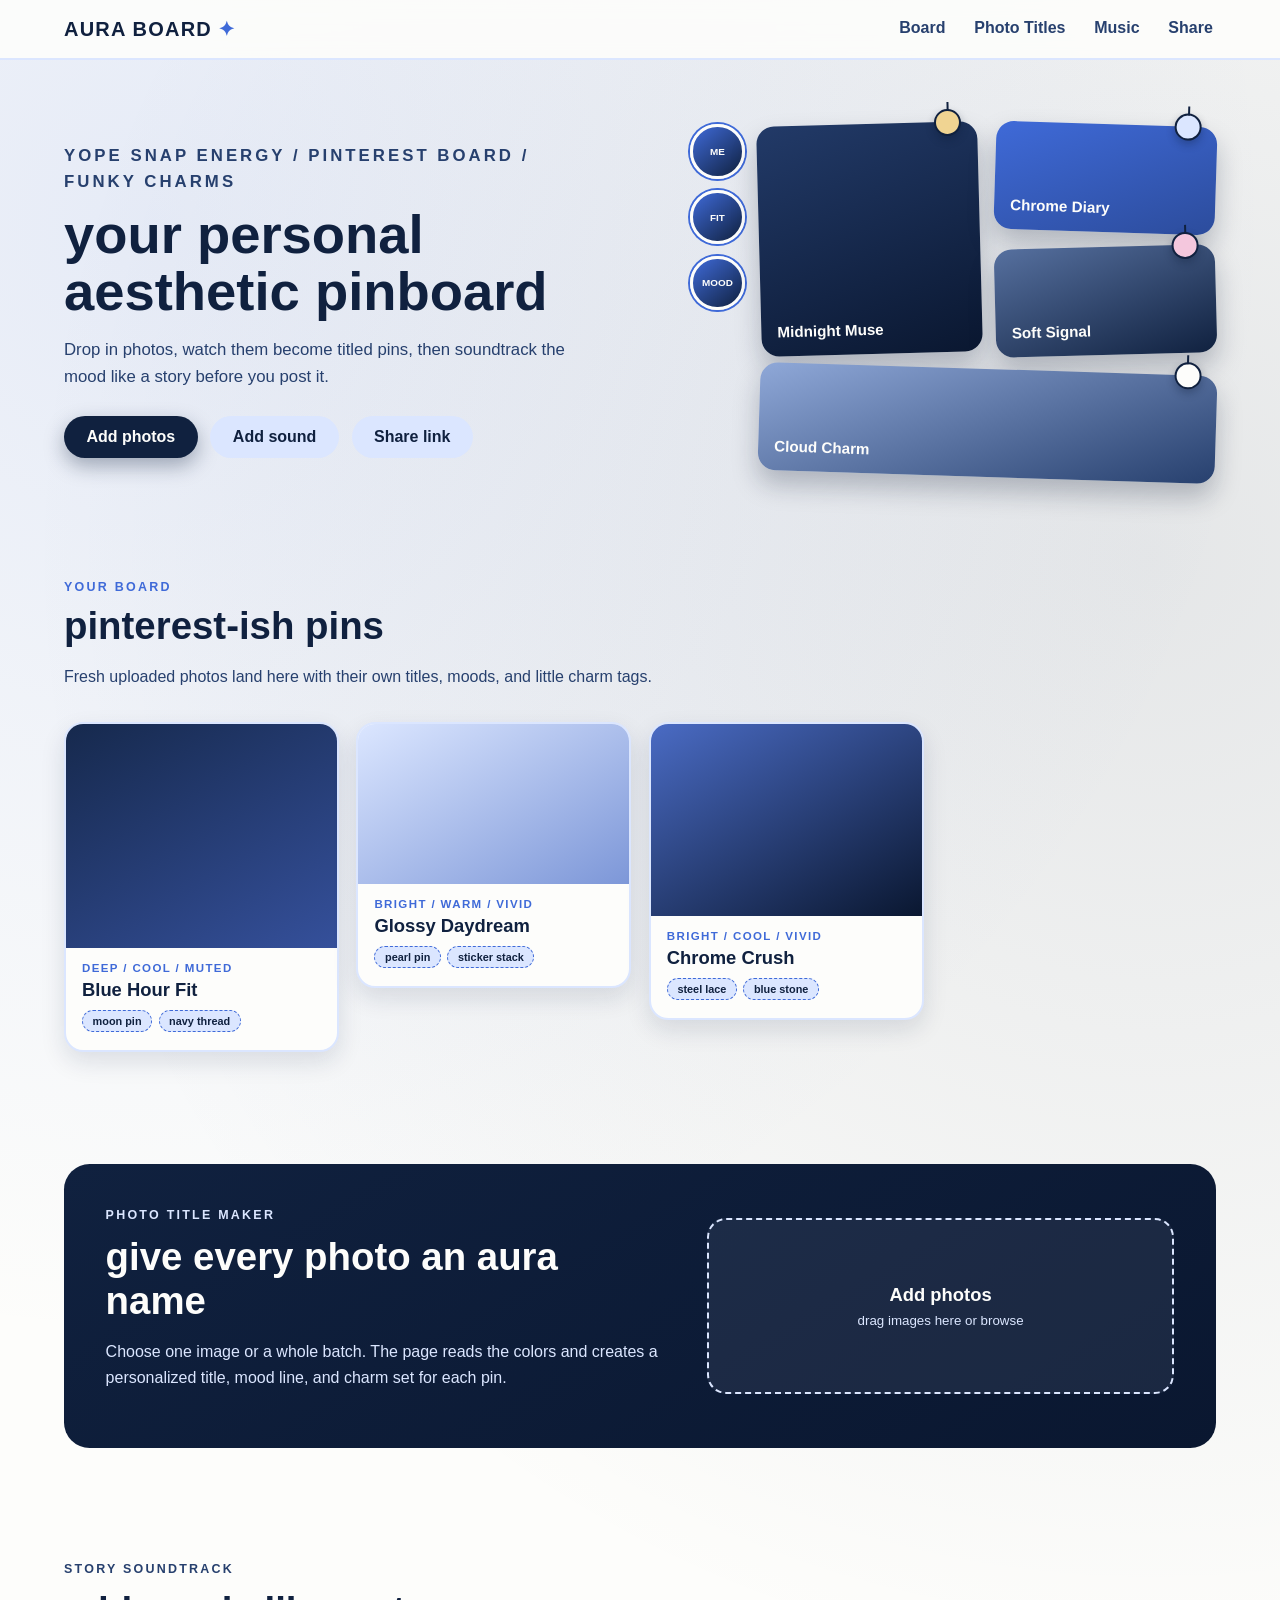
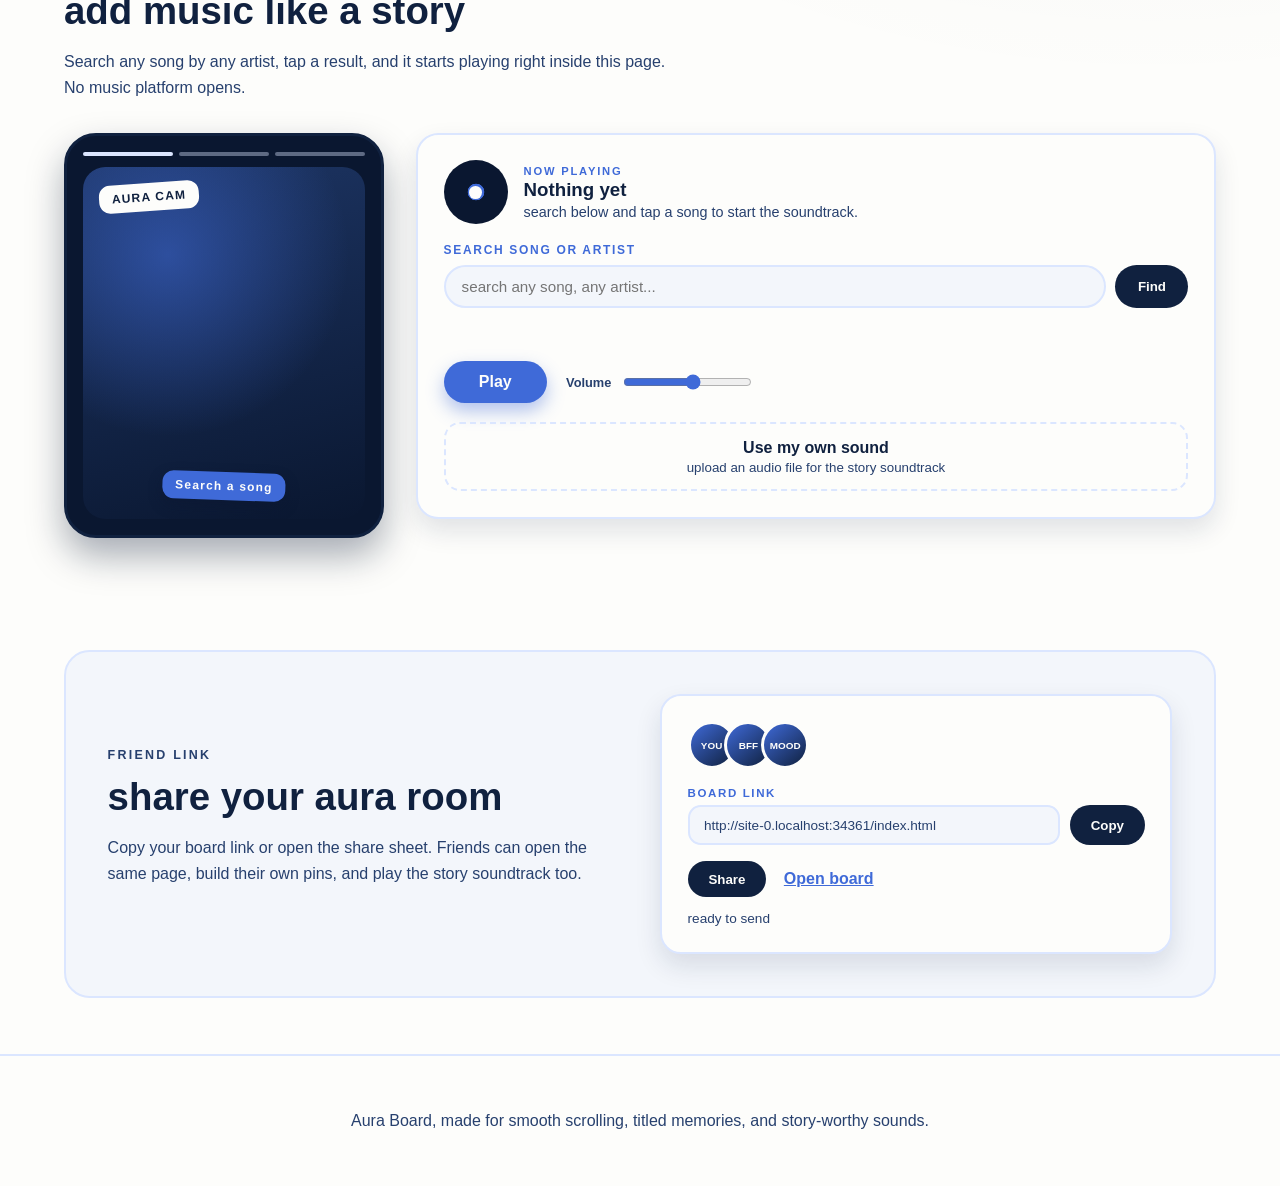
<file: index.html>
<!doctype html>
<html lang="en">
  <head>
    <meta charset="utf-8">
    <meta name="viewport" content="width=device-width, initial-scale=1">
    <title>Aura Board</title>
    <link rel="stylesheet" href="styles.css">
  </head>
  <body>
    <header class="topbar">
      <a class="brand" href="#home" aria-label="Aura Board home">Aura Board</a>
      <nav aria-label="Sections">
        <a href="#board">Board</a>
        <a href="#upload">Photo Titles</a>
        <a href="#music">Music</a>
        <a href="#share">Share</a>
      </nav>
    </header>

    <main id="home">
      <section class="hero">
        <div class="hero-copy">
          <p class="kicker">yope snap energy / pinterest board / funky charms</p>
          <h1>your personal aesthetic pinboard</h1>
          <p>
            Drop in photos, watch them become titled pins, then soundtrack the
            mood like a story before you post it.
          </p>
          <div class="hero-actions">
            <a class="primary-action" href="#upload">Add photos</a>
            <a class="secondary-action" href="#music">Add sound</a>
            <a class="secondary-action" href="#share">Share link</a>
          </div>
        </div>

        <div class="hero-board" aria-label="Aesthetic preview collage">
          <div class="story-rail" aria-hidden="true">
            <span>me</span>
            <span>fit</span>
            <span>mood</span>
          </div>
          <article class="hero-pin hero-pin-a">
            <span class="charm charm-star"></span>
            <strong>Midnight Muse</strong>
          </article>
          <article class="hero-pin hero-pin-b">
            <span class="charm charm-ring"></span>
            <strong>Chrome Diary</strong>
          </article>
          <article class="hero-pin hero-pin-c">
            <span class="charm charm-bolt"></span>
            <strong>Soft Signal</strong>
          </article>
          <article class="hero-pin hero-pin-d">
            <span class="charm charm-flower"></span>
            <strong>Cloud Charm</strong>
          </article>
        </div>
      </section>

      <section id="board" class="section board-section">
        <div class="section-heading">
          <p class="kicker">your board</p>
          <h2>pinterest-ish pins</h2>
          <p>Fresh uploaded photos land here with their own titles, moods, and little charm tags.</p>
        </div>

        <div class="masonry" id="pinBoard" aria-live="polite">
          <article class="pin sample-a">
            <div class="pin-image"></div>
            <div class="pin-copy">
              <p>deep / cool / muted</p>
              <h3>Blue Hour Fit</h3>
              <div class="charms"><span>moon pin</span><span>navy thread</span></div>
            </div>
          </article>
          <article class="pin sample-b">
            <div class="pin-image"></div>
            <div class="pin-copy">
              <p>bright / warm / vivid</p>
              <h3>Glossy Daydream</h3>
              <div class="charms"><span>pearl pin</span><span>sticker stack</span></div>
            </div>
          </article>
          <article class="pin sample-c">
            <div class="pin-image"></div>
            <div class="pin-copy">
              <p>bright / cool / vivid</p>
              <h3>Chrome Crush</h3>
              <div class="charms"><span>steel lace</span><span>blue stone</span></div>
            </div>
          </article>
        </div>
      </section>

      <section id="upload" class="section upload-section">
        <div class="upload-panel">
          <div class="upload-copy">
            <p class="kicker">photo title maker</p>
            <h2>give every photo an aura name</h2>
            <p>
              Choose one image or a whole batch. The page reads the colors and
              creates a personalized title, mood line, and charm set for each pin.
            </p>
          </div>
          <label class="file-drop" for="photoInput" id="photoDrop">
            <input id="photoInput" type="file" accept="image/*" multiple>
            <span>Add photos</span>
            <small>drag images here or browse</small>
          </label>
        </div>
      </section>

      <section id="music" class="section music-section">
        <div class="music-copy">
          <p class="kicker">story soundtrack</p>
          <h2>add music like a story</h2>
          <p>
            Search any song by any artist, tap a result, and it starts playing
            right inside this page. No music platform opens.
          </p>
        </div>

        <div class="music-studio">
          <div class="story-phone">
            <div class="story-bars" aria-hidden="true"><span></span><span></span><span></span></div>
            <div class="story-preview">
              <span class="story-sticker">AURA CAM</span>
              <span class="music-sticker" id="musicSticker">Search a song</span>
            </div>
          </div>

          <div class="sound-panel">
            <div class="sound-now">
              <div class="record is-paused" id="record" aria-hidden="true"><span></span></div>
              <div>
                <p class="sound-label">now playing</p>
                <h3 id="trackTitle">Nothing yet</h3>
                <p id="trackDescription">search below and tap a song to start the soundtrack.</p>
              </div>
            </div>

            <form class="song-search" id="songSearch">
              <label for="songQuery">Search song or artist</label>
              <div class="song-search-row">
                <input id="songQuery" type="search" placeholder="search any song, any artist..." autocomplete="off">
                <button type="submit">Find</button>
              </div>
              <p class="song-status" id="songStatus" aria-live="polite"></p>
              <ul class="song-results" id="songResults" aria-live="polite"></ul>
            </form>

            <div class="player-controls">
              <button id="playSound" class="play-button" type="button" aria-pressed="false">Play</button>
              <label class="volume-control">
                Volume
                <input id="volumeControl" type="range" min="0" max="1" step="0.01" value="0.55">
              </label>
            </div>

            <label class="audio-drop" for="audioInput" id="audioDrop">
              <input id="audioInput" type="file" accept="audio/*">
              <span>Use my own sound</span>
              <small>upload an audio file for the story soundtrack</small>
            </label>
          </div>
        </div>
      </section>

      <section id="share" class="section share-section">
        <div class="share-panel">
          <div class="share-copy">
            <p class="kicker">friend link</p>
            <h2>share your aura room</h2>
            <p>
              Copy your board link or open the share sheet. Friends can open the
              same page, build their own pins, and play the story soundtrack too.
            </p>
          </div>

          <div class="share-card">
            <div class="share-preview" aria-hidden="true">
              <span class="share-avatar">you</span>
              <span class="share-avatar">bff</span>
              <span class="share-avatar">mood</span>
            </div>
            <label class="share-link-label" for="shareLink">Board link</label>
            <div class="share-link-row">
              <input id="shareLink" type="text" readonly value="">
              <button id="copyLink" type="button">Copy</button>
            </div>
            <div class="share-actions">
              <button id="nativeShare" type="button">Share</button>
              <a id="openBoardLink" href="#home">Open board</a>
            </div>
            <p id="shareStatus" class="share-status" aria-live="polite">ready to send</p>
          </div>
        </div>
      </section>
    </main>

    <footer>
      <p>Aura Board, made for smooth scrolling, titled memories, and story-worthy sounds.</p>
    </footer>

    <script src="script.js"></script>
  </body>
</html>
</file>
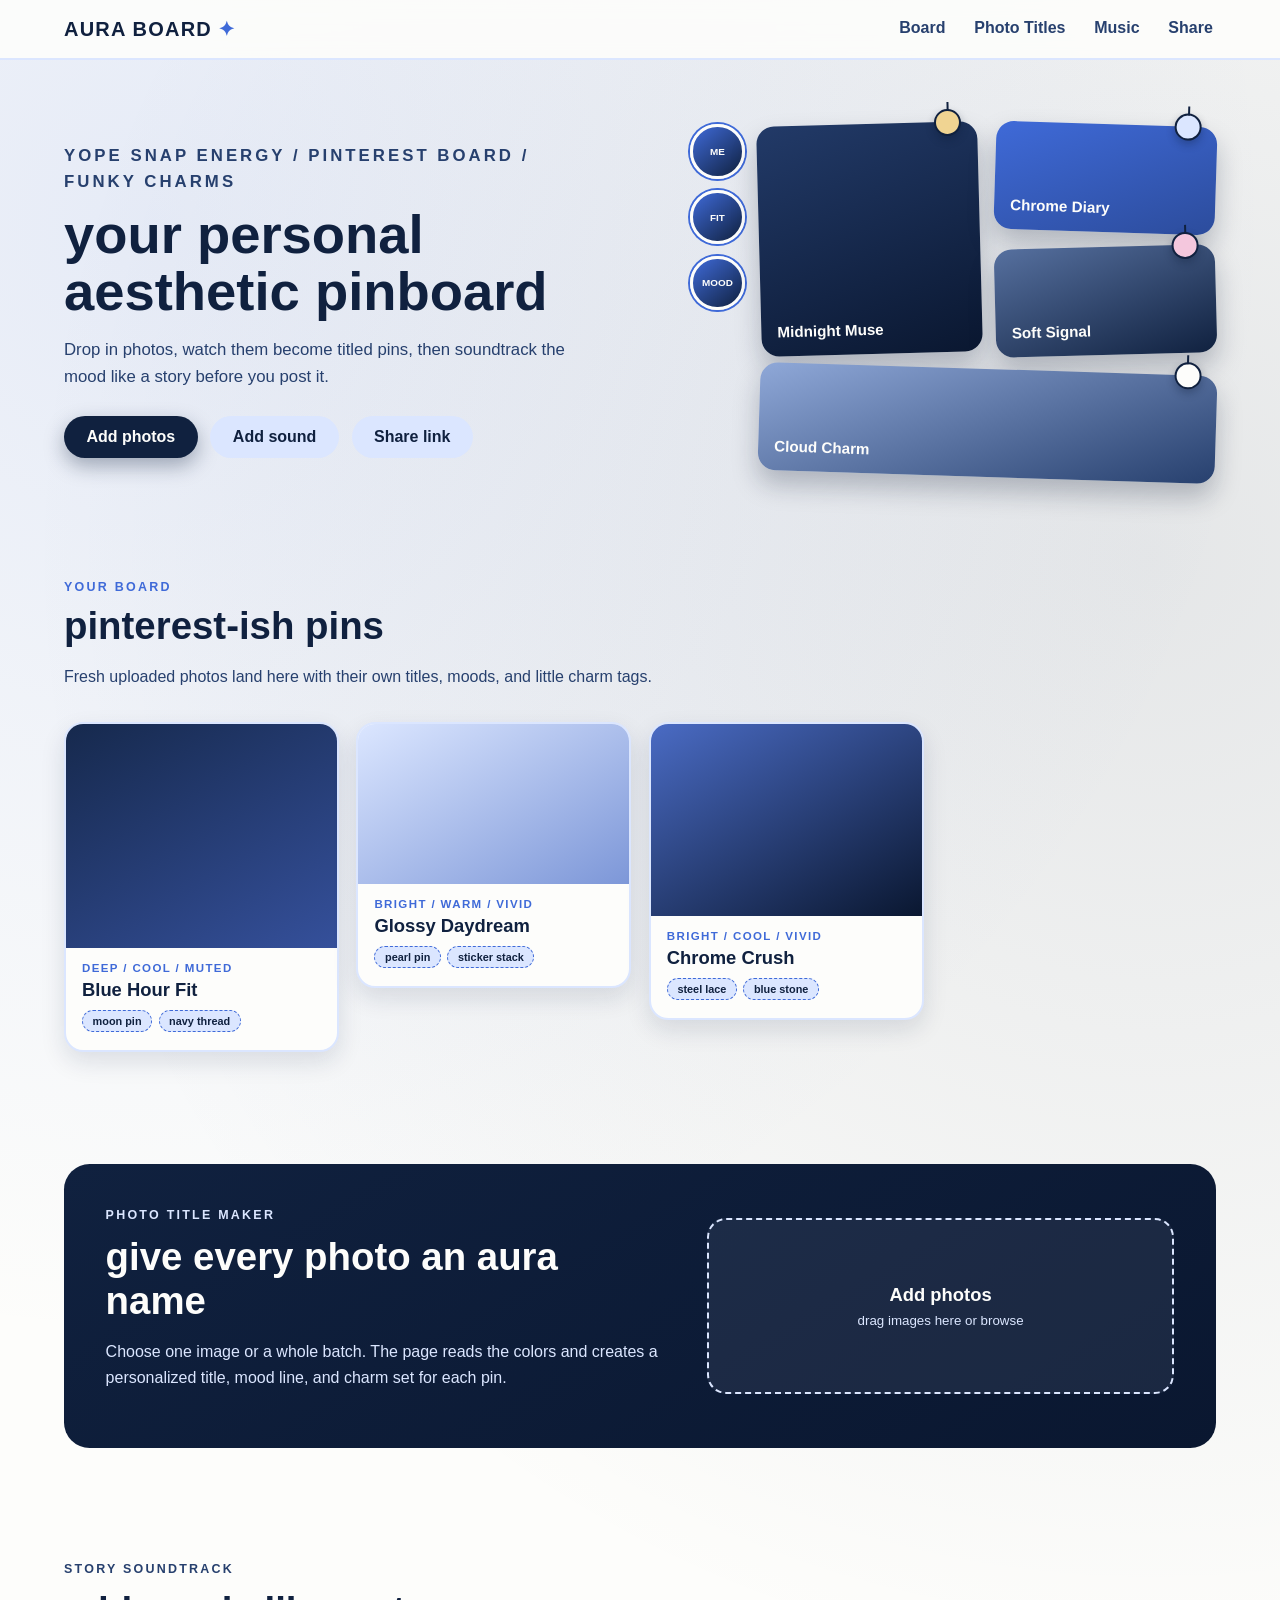
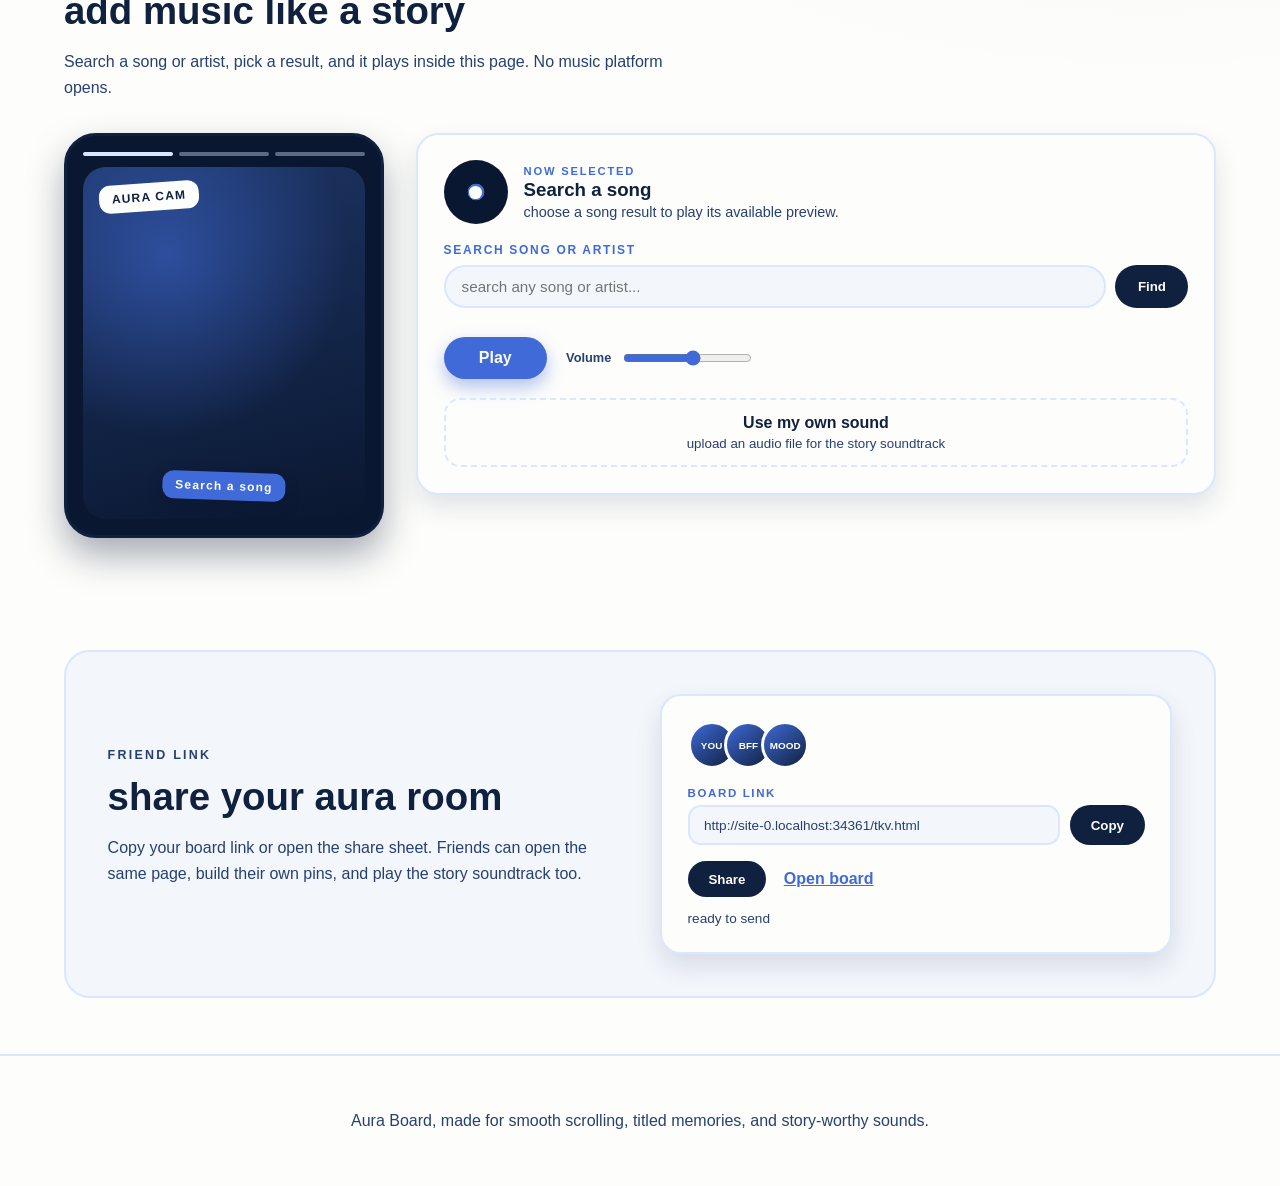
<file: tkv.html>
<!doctype html>
<html lang="en">
  <head>
    <meta charset="utf-8">
    <meta name="viewport" content="width=device-width, initial-scale=1">
    <title>Aura Board</title>
    <link rel="stylesheet" href="styles.css">
  </head>
  <body>
    <header class="topbar">
      <a class="brand" href="#home" aria-label="Aura Board home">Aura Board</a>
      <nav aria-label="Sections">
        <a href="#board">Board</a>
        <a href="#upload">Photo Titles</a>
        <a href="#music">Music</a>
        <a href="#share">Share</a>
      </nav>
    </header>

    <main id="home">
      <section class="hero">
        <div class="hero-copy">
          <p class="kicker">yope snap energy / pinterest board / funky charms</p>
          <h1>your personal aesthetic pinboard</h1>
          <p>
            Drop in photos, watch them become titled pins, then soundtrack the
            mood like a story before you post it.
          </p>
          <div class="hero-actions">
            <a class="primary-action" href="#upload">Add photos</a>
            <a class="secondary-action" href="#music">Add sound</a>
            <a class="secondary-action" href="#share">Share link</a>
          </div>
        </div>

        <div class="hero-board" aria-label="Aesthetic preview collage">
          <div class="story-rail" aria-hidden="true">
            <span>me</span>
            <span>fit</span>
            <span>mood</span>
          </div>
          <article class="hero-pin hero-pin-a">
            <span class="charm charm-star"></span>
            <strong>Midnight Muse</strong>
          </article>
          <article class="hero-pin hero-pin-b">
            <span class="charm charm-ring"></span>
            <strong>Chrome Diary</strong>
          </article>
          <article class="hero-pin hero-pin-c">
            <span class="charm charm-bolt"></span>
            <strong>Soft Signal</strong>
          </article>
          <article class="hero-pin hero-pin-d">
            <span class="charm charm-flower"></span>
            <strong>Cloud Charm</strong>
          </article>
        </div>
      </section>

      <section id="board" class="section board-section">
        <div class="section-heading">
          <p class="kicker">your board</p>
          <h2>pinterest-ish pins</h2>
          <p>Fresh uploaded photos land here with their own titles, moods, and little charm tags.</p>
        </div>

        <div class="masonry" id="pinBoard" aria-live="polite">
          <article class="pin sample-a">
            <div class="pin-image"></div>
            <div class="pin-copy">
              <p>deep / cool / muted</p>
              <h3>Blue Hour Fit</h3>
              <div class="charms"><span>moon pin</span><span>navy thread</span></div>
            </div>
          </article>
          <article class="pin sample-b">
            <div class="pin-image"></div>
            <div class="pin-copy">
              <p>bright / warm / vivid</p>
              <h3>Glossy Daydream</h3>
              <div class="charms"><span>pearl pin</span><span>sticker stack</span></div>
            </div>
          </article>
          <article class="pin sample-c">
            <div class="pin-image"></div>
            <div class="pin-copy">
              <p>bright / cool / vivid</p>
              <h3>Chrome Crush</h3>
              <div class="charms"><span>steel lace</span><span>blue stone</span></div>
            </div>
          </article>
        </div>
      </section>

      <section id="upload" class="section upload-section">
        <div class="upload-panel">
          <div class="upload-copy">
            <p class="kicker">photo title maker</p>
            <h2>give every photo an aura name</h2>
            <p>
              Choose one image or a whole batch. The page reads the colors and
              creates a personalized title, mood line, and charm set for each pin.
            </p>
          </div>
          <label class="file-drop" for="photoInput" id="photoDrop">
            <input id="photoInput" type="file" accept="image/*" multiple>
            <span>Add photos</span>
            <small>drag images here or browse</small>
          </label>
        </div>
      </section>

      <section id="music" class="section music-section">
        <div class="music-copy">
          <p class="kicker">story soundtrack</p>
          <h2>add music like a story</h2>
          <p>
            Search a song or artist, pick a result, and it plays inside this
            page. No music platform opens.
          </p>
        </div>

        <div class="music-studio">
          <div class="story-phone">
            <div class="story-bars" aria-hidden="true"><span></span><span></span><span></span></div>
            <div class="story-preview">
              <span class="story-sticker">AURA CAM</span>
              <span class="music-sticker" id="musicSticker">Search a song</span>
            </div>
          </div>

          <div class="sound-panel">
            <div class="sound-now">
              <div class="record is-paused" id="record" aria-hidden="true"><span></span></div>
              <div>
                <p class="sound-label">now selected</p>
                <h3 id="trackTitle">Search a song</h3>
                <p id="trackDescription">choose a song result to play its available preview.</p>
              </div>
            </div>

            <form class="song-search" id="songSearch">
              <label for="songQuery">Search song or artist</label>
              <div class="song-search-row">
                <input id="songQuery" type="search" placeholder="search any song or artist..." autocomplete="off">
                <button type="submit">Find</button>
              </div>
              <div class="song-results" id="songResults" aria-live="polite"></div>
            </form>

            <div class="player-controls">
              <button id="playSound" class="play-button" type="button" aria-pressed="false">Play</button>
              <label class="volume-control">
                Volume
                <input id="volumeControl" type="range" min="0" max="1" step="0.01" value="0.55">
              </label>
            </div>

            <label class="audio-drop" for="audioInput" id="audioDrop">
              <input id="audioInput" type="file" accept="audio/*">
              <span>Use my own sound</span>
              <small>upload an audio file for the story soundtrack</small>
            </label>
          </div>
        </div>
      </section>

      <section id="share" class="section share-section">
        <div class="share-panel">
          <div class="share-copy">
            <p class="kicker">friend link</p>
            <h2>share your aura room</h2>
            <p>
              Copy your board link or open the share sheet. Friends can open the
              same page, build their own pins, and play the story soundtrack too.
            </p>
          </div>

          <div class="share-card">
            <div class="share-preview" aria-hidden="true">
              <span class="share-avatar">you</span>
              <span class="share-avatar">bff</span>
              <span class="share-avatar">mood</span>
            </div>
            <label class="share-link-label" for="shareLink">Board link</label>
            <div class="share-link-row">
              <input id="shareLink" type="text" readonly value="">
              <button id="copyLink" type="button">Copy</button>
            </div>
            <div class="share-actions">
              <button id="nativeShare" type="button">Share</button>
              <a id="openBoardLink" href="#home">Open board</a>
            </div>
            <p id="shareStatus" class="share-status" aria-live="polite">ready to send</p>
          </div>
        </div>
      </section>
    </main>

    <footer>
      <p>Aura Board, made for smooth scrolling, titled memories, and story-worthy sounds.</p>
    </footer>

    <script src="script.js"></script>
  </body>
</html>
</file>
<file: styles.css>
:root {
  --white: #fdfdfb;
  --paper: #f3f6fb;
  --navy: #10213f;
  --navy-deep: #0a1730;
  --navy-soft: #27406e;
  --blue-pop: #3f6ad8;
  --blue-ice: #dbe6ff;
  --ink: #17233d;
  --charm-pink: #f4c7dd;
  --charm-gold: #f0d492;
  font-size: 16px;
}

* {
  box-sizing: border-box;
}

body {
  margin: 0;
  font-family: "Segoe UI", "Trebuchet MS", sans-serif;
  background:
    radial-gradient(circle at 12% 8%, rgba(63, 106, 216, 0.12), transparent 40%),
    radial-gradient(circle at 90% 20%, rgba(16, 33, 63, 0.1), transparent 45%),
    var(--white);
  color: var(--ink);
  scroll-behavior: smooth;
}

a {
  color: inherit;
}

/* topbar */
.topbar {
  position: sticky;
  top: 0;
  z-index: 20;
  display: flex;
  align-items: center;
  justify-content: space-between;
  padding: 0.9rem 5vw;
  background: rgba(253, 253, 251, 0.9);
  backdrop-filter: blur(10px);
  border-bottom: 2px solid var(--blue-ice);
}

.brand {
  font-weight: 800;
  font-size: 1.25rem;
  letter-spacing: 0.06em;
  text-transform: uppercase;
  color: var(--navy);
  text-decoration: none;
  position: relative;
}

.brand::after {
  content: "\2726";
  color: var(--blue-pop);
  margin-left: 0.4rem;
}

.topbar nav {
  display: flex;
  gap: 1.4rem;
}

.topbar nav a {
  text-decoration: none;
  font-weight: 600;
  color: var(--navy-soft);
  padding: 0.3rem 0.2rem;
  border-bottom: 2px solid transparent;
  transition: color 0.2s, border-color 0.2s;
}

.topbar nav a:hover {
  color: var(--blue-pop);
  border-color: var(--blue-pop);
}

/* hero */
.hero {
  display: grid;
  grid-template-columns: 1.1fr 1fr;
  gap: 3rem;
  align-items: center;
  padding: 4rem 5vw 3rem;
}

.kicker {
  font-size: 0.78rem;
  font-weight: 700;
  letter-spacing: 0.18em;
  text-transform: uppercase;
  color: var(--blue-pop);
  margin: 0 0 0.6rem;
}

.hero h1 {
  font-size: clamp(2.2rem, 4.5vw, 3.4rem);
  line-height: 1.05;
  margin: 0 0 1rem;
  color: var(--navy);
}

.hero-copy > p {
  max-width: 34rem;
  font-size: 1.05rem;
  line-height: 1.6;
  color: var(--navy-soft);
}

.hero-actions {
  display: flex;
  flex-wrap: wrap;
  gap: 0.8rem;
  margin-top: 1.6rem;
}

.primary-action,
.secondary-action {
  text-decoration: none;
  font-weight: 700;
  padding: 0.75rem 1.4rem;
  border-radius: 999px;
  transition: transform 0.15s, box-shadow 0.15s;
}

.primary-action {
  background: var(--navy);
  color: var(--white);
  box-shadow: 0 8px 20px rgba(16, 33, 63, 0.35);
}

.secondary-action {
  background: var(--blue-ice);
  color: var(--navy);
}

.primary-action:hover,
.secondary-action:hover {
  transform: translateY(-2px);
}

/* hero collage */
.hero-board {
  position: relative;
  min-height: 22rem;
  display: grid;
  grid-template-columns: 3.4rem 1fr 1fr;
  grid-auto-rows: minmax(6rem, auto);
  gap: 0.9rem;
}

.story-rail {
  grid-row: 1 / span 3;
  display: flex;
  flex-direction: column;
  gap: 0.7rem;
}

.story-rail span {
  width: 3.4rem;
  height: 3.4rem;
  border-radius: 50%;
  display: grid;
  place-items: center;
  font-size: 0.62rem;
  font-weight: 700;
  text-transform: uppercase;
  color: var(--white);
  background: linear-gradient(140deg, var(--blue-pop), var(--navy));
  border: 3px solid var(--white);
  box-shadow: 0 0 0 2px var(--blue-pop);
}

.hero-pin {
  position: relative;
  border-radius: 1.1rem;
  padding: 1rem;
  display: flex;
  align-items: flex-end;
  color: var(--white);
  font-size: 0.95rem;
  box-shadow: 0 14px 26px rgba(10, 23, 48, 0.25);
  transform: rotate(-1.5deg);
  transition: transform 0.2s;
}

.hero-pin:nth-child(odd) {
  transform: rotate(1.8deg);
}

.hero-pin:hover {
  transform: rotate(0deg) scale(1.03);
}

.hero-pin-a { background: linear-gradient(160deg, #223a68, var(--navy-deep)); grid-row: span 2; }
.hero-pin-b { background: linear-gradient(160deg, var(--blue-pop), #2c4c9c); }
.hero-pin-c { background: linear-gradient(160deg, #56709f, var(--navy)); }
.hero-pin-d { background: linear-gradient(160deg, #8fa8d8, var(--navy-soft)); grid-column: 2 / span 2; }

/* funky charms */
.charm {
  position: absolute;
  top: -0.8rem;
  right: 1rem;
  width: 1.7rem;
  height: 1.7rem;
  border-radius: 50%;
  border: 2px solid var(--navy);
  box-shadow: 0 4px 8px rgba(10, 23, 48, 0.3);
  animation: bob 3.2s ease-in-out infinite;
}

.charm::before {
  content: "";
  position: absolute;
  top: -0.55rem;
  left: 50%;
  width: 2px;
  height: 0.55rem;
  background: var(--navy);
  transform: translateX(-50%);
}

.charm-star { background: var(--charm-gold); }
.charm-ring { background: var(--blue-ice); }
.charm-bolt { background: var(--charm-pink); animation-delay: 0.5s; }
.charm-flower { background: var(--white); animation-delay: 1s; }

@keyframes bob {
  0%, 100% { transform: translateY(0) rotate(-6deg); }
  50% { transform: translateY(-5px) rotate(6deg); }
}

/* sections */
.section {
  padding: 3.5rem 5vw;
}

.section-heading h2,
.upload-copy h2,
.music-copy h2,
.share-copy h2 {
  font-size: clamp(1.7rem, 3vw, 2.4rem);
  margin: 0 0 0.6rem;
  color: var(--navy);
}

.section-heading p:last-child,
.upload-copy > p,
.music-copy > p,
.share-copy > p {
  color: var(--navy-soft);
  max-width: 38rem;
  line-height: 1.6;
}

/* masonry board */
.masonry {
  margin-top: 2rem;
  columns: 4 15rem;
  column-gap: 1.1rem;
}

.pin {
  break-inside: avoid;
  margin: 0 0 1.1rem;
  border-radius: 1.2rem;
  overflow: hidden;
  background: var(--white);
  border: 2px solid var(--blue-ice);
  box-shadow: 0 10px 24px rgba(16, 33, 63, 0.12);
  transition: transform 0.2s, box-shadow 0.2s;
}

.pin:hover {
  transform: translateY(-4px);
  box-shadow: 0 16px 32px rgba(16, 33, 63, 0.2);
}

.pin-image {
  width: 100%;
  min-height: 11rem;
  background: linear-gradient(150deg, var(--blue-ice), var(--navy-soft));
}

.pin-image img {
  display: block;
  width: 100%;
  height: auto;
}

.sample-a .pin-image { background: linear-gradient(150deg, #16294d, #35509b); min-height: 14rem; }
.sample-b .pin-image { background: linear-gradient(150deg, #dbe6ff, #7d97d8); min-height: 10rem; }
.sample-c .pin-image { background: linear-gradient(150deg, #4a6bc4, #0a1730); min-height: 12rem; }

.pin-copy {
  padding: 0.9rem 1rem 1.1rem;
}

.pin-copy p {
  margin: 0 0 0.3rem;
  font-size: 0.72rem;
  font-weight: 700;
  letter-spacing: 0.12em;
  text-transform: uppercase;
  color: var(--blue-pop);
}

.pin-copy h3 {
  margin: 0 0 0.6rem;
  font-size: 1.15rem;
  color: var(--navy);
}

.charms {
  display: flex;
  flex-wrap: wrap;
  gap: 0.4rem;
}

.charms span {
  font-size: 0.68rem;
  font-weight: 700;
  padding: 0.25rem 0.6rem;
  border-radius: 999px;
  background: var(--blue-ice);
  color: var(--navy);
  border: 1.5px dashed var(--blue-pop);
}

/* upload */
.upload-panel {
  display: grid;
  grid-template-columns: 1.2fr 1fr;
  gap: 2.5rem;
  align-items: center;
  background: linear-gradient(150deg, var(--navy) 0%, var(--navy-deep) 100%);
  border-radius: 1.6rem;
  padding: 2.6rem;
  color: var(--white);
}

.upload-copy h2 { color: var(--white); }
.upload-copy > p { color: var(--blue-ice); }

.file-drop {
  display: flex;
  flex-direction: column;
  align-items: center;
  justify-content: center;
  gap: 0.4rem;
  min-height: 11rem;
  border: 2.5px dashed var(--blue-ice);
  border-radius: 1.2rem;
  cursor: pointer;
  background: rgba(219, 230, 255, 0.08);
  transition: background 0.2s, border-color 0.2s;
}

.file-drop:hover,
.file-drop.is-dragging {
  background: rgba(219, 230, 255, 0.18);
  border-color: var(--white);
}

.file-drop input {
  display: none;
}

.file-drop span {
  font-size: 1.15rem;
  font-weight: 800;
}

.file-drop small {
  color: var(--blue-ice);
}

/* music */
.music-studio {
  margin-top: 2rem;
  display: grid;
  grid-template-columns: minmax(15rem, 20rem) 1fr;
  gap: 2rem;
  align-items: start;
}

.story-phone {
  background: var(--navy-deep);
  border-radius: 2rem;
  padding: 1rem;
  border: 3px solid var(--navy);
  box-shadow: 0 18px 36px rgba(10, 23, 48, 0.35);
}

.story-bars {
  display: flex;
  gap: 0.4rem;
  margin-bottom: 0.7rem;
}

.story-bars span {
  flex: 1;
  height: 0.28rem;
  border-radius: 999px;
  background: rgba(219, 230, 255, 0.4);
}

.story-bars span:first-child {
  background: var(--blue-ice);
}

.story-preview {
  position: relative;
  height: 22rem;
  border-radius: 1.4rem;
  background:
    radial-gradient(circle at 30% 25%, rgba(63, 106, 216, 0.55), transparent 55%),
    linear-gradient(165deg, #1d3564, var(--navy-deep));
  overflow: hidden;
}

.story-sticker,
.music-sticker {
  position: absolute;
  font-size: 0.75rem;
  font-weight: 800;
  letter-spacing: 0.1em;
  padding: 0.45rem 0.8rem;
  border-radius: 0.7rem;
}

.story-sticker {
  top: 1rem;
  left: 1rem;
  background: var(--white);
  color: var(--navy);
  transform: rotate(-4deg);
}

.music-sticker {
  bottom: 1.2rem;
  left: 50%;
  transform: translateX(-50%) rotate(2deg);
  max-width: 85%;
  white-space: nowrap;
  overflow: hidden;
  text-overflow: ellipsis;
  background: var(--blue-pop);
  color: var(--white);
  box-shadow: 0 6px 14px rgba(10, 23, 48, 0.45);
}

.sound-panel {
  background: var(--white);
  border: 2px solid var(--blue-ice);
  border-radius: 1.4rem;
  padding: 1.6rem;
  box-shadow: 0 12px 26px rgba(16, 33, 63, 0.12);
  display: flex;
  flex-direction: column;
  gap: 1.2rem;
}

.sound-now {
  display: flex;
  align-items: center;
  gap: 1rem;
}

.record {
  width: 4rem;
  height: 4rem;
  flex-shrink: 0;
  border-radius: 50%;
  background: radial-gradient(circle, var(--blue-pop) 0 18%, var(--navy-deep) 19% 100%);
  display: grid;
  place-items: center;
  animation: spin 3s linear infinite;
}

.record.is-paused {
  animation-play-state: paused;
}

.record span {
  width: 0.8rem;
  height: 0.8rem;
  border-radius: 50%;
  background: var(--white);
}

@keyframes spin {
  to { transform: rotate(360deg); }
}

.sound-label {
  margin: 0;
  font-size: 0.7rem;
  font-weight: 700;
  letter-spacing: 0.16em;
  text-transform: uppercase;
  color: var(--blue-pop);
}

.sound-now h3 {
  margin: 0.15rem 0;
  color: var(--navy);
}

.sound-now p:last-child {
  margin: 0;
  color: var(--navy-soft);
  font-size: 0.9rem;
}

/* song search */
.song-search label {
  display: block;
  font-size: 0.75rem;
  font-weight: 700;
  letter-spacing: 0.14em;
  text-transform: uppercase;
  color: var(--blue-pop);
  margin-bottom: 0.45rem;
}

.song-search-row {
  display: flex;
  gap: 0.6rem;
}

.song-search-row input {
  flex: 1;
  padding: 0.7rem 1rem;
  border-radius: 999px;
  border: 2px solid var(--blue-ice);
  font-size: 0.95rem;
  color: var(--ink);
  background: var(--paper);
}

.song-search-row input:focus {
  outline: none;
  border-color: var(--blue-pop);
}

.song-search-row button {
  padding: 0.7rem 1.4rem;
  border: none;
  border-radius: 999px;
  background: var(--navy);
  color: var(--white);
  font-weight: 700;
  cursor: pointer;
  transition: background 0.2s;
}

.song-search-row button:hover {
  background: var(--blue-pop);
}

.song-status {
  margin: 0.6rem 0 0;
  font-size: 0.85rem;
  color: var(--navy-soft);
  min-height: 1.1em;
}

.song-results {
  list-style: none;
  margin: 0.6rem 0 0;
  padding: 0;
  max-height: 17rem;
  overflow-y: auto;
  display: flex;
  flex-direction: column;
  gap: 0.5rem;
}

.song-result {
  display: flex;
  align-items: center;
  gap: 0.8rem;
  width: 100%;
  text-align: left;
  padding: 0.55rem 0.7rem;
  border-radius: 0.9rem;
  border: 2px solid transparent;
  background: var(--paper);
  cursor: pointer;
  font: inherit;
  transition: border-color 0.15s, background 0.15s;
}

.song-result:hover {
  border-color: var(--blue-pop);
}

.song-result.is-active {
  border-color: var(--blue-pop);
  background: var(--blue-ice);
}

.song-result img {
  width: 3rem;
  height: 3rem;
  border-radius: 0.6rem;
  object-fit: cover;
  flex-shrink: 0;
}

.song-result-meta {
  min-width: 0;
}

.song-result-meta strong {
  display: block;
  color: var(--navy);
  white-space: nowrap;
  overflow: hidden;
  text-overflow: ellipsis;
}

.song-result-meta small {
  color: var(--navy-soft);
  white-space: nowrap;
  overflow: hidden;
  text-overflow: ellipsis;
  display: block;
}

/* player */
.player-controls {
  display: flex;
  align-items: center;
  gap: 1.2rem;
}

.play-button {
  padding: 0.75rem 2.2rem;
  border: none;
  border-radius: 999px;
  background: var(--blue-pop);
  color: var(--white);
  font-size: 1rem;
  font-weight: 800;
  cursor: pointer;
  box-shadow: 0 8px 18px rgba(63, 106, 216, 0.4);
  transition: transform 0.15s, background 0.2s;
}

.play-button:hover {
  transform: translateY(-2px);
  background: var(--navy);
}

.volume-control {
  display: flex;
  align-items: center;
  gap: 0.6rem;
  font-size: 0.8rem;
  font-weight: 700;
  color: var(--navy-soft);
}

.volume-control input {
  accent-color: var(--blue-pop);
}

.audio-drop {
  display: flex;
  flex-direction: column;
  align-items: center;
  gap: 0.2rem;
  padding: 0.9rem;
  border: 2px dashed var(--blue-ice);
  border-radius: 1rem;
  cursor: pointer;
  transition: border-color 0.2s, background 0.2s;
}

.audio-drop:hover {
  border-color: var(--blue-pop);
  background: var(--paper);
}

.audio-drop input {
  display: none;
}

.audio-drop span {
  font-weight: 700;
  color: var(--navy);
}

.audio-drop small {
  color: var(--navy-soft);
}

/* share */
.share-panel {
  display: grid;
  grid-template-columns: 1fr 1fr;
  gap: 2.5rem;
  align-items: center;
  background: var(--paper);
  border: 2px solid var(--blue-ice);
  border-radius: 1.6rem;
  padding: 2.6rem;
}

.share-card {
  background: var(--white);
  border-radius: 1.3rem;
  border: 2px solid var(--blue-ice);
  padding: 1.6rem;
  box-shadow: 0 12px 26px rgba(16, 33, 63, 0.12);
}

.share-preview {
  display: flex;
  margin-bottom: 1.1rem;
}

.share-avatar {
  width: 3rem;
  height: 3rem;
  border-radius: 50%;
  display: grid;
  place-items: center;
  font-size: 0.62rem;
  font-weight: 800;
  text-transform: uppercase;
  color: var(--white);
  background: linear-gradient(140deg, var(--blue-pop), var(--navy));
  border: 3px solid var(--white);
  margin-left: -0.7rem;
}

.share-avatar:first-child {
  margin-left: 0;
}

.share-link-label {
  display: block;
  font-size: 0.72rem;
  font-weight: 700;
  letter-spacing: 0.14em;
  text-transform: uppercase;
  color: var(--blue-pop);
  margin-bottom: 0.4rem;
}

.share-link-row {
  display: flex;
  gap: 0.6rem;
}

.share-link-row input {
  flex: 1;
  min-width: 0;
  padding: 0.65rem 0.9rem;
  border-radius: 0.8rem;
  border: 2px solid var(--blue-ice);
  background: var(--paper);
  font-size: 0.85rem;
  color: var(--navy-soft);
}

.share-link-row button,
.share-actions button {
  padding: 0.65rem 1.3rem;
  border: none;
  border-radius: 999px;
  background: var(--navy);
  color: var(--white);
  font-weight: 700;
  cursor: pointer;
  transition: background 0.2s;
}

.share-link-row button:hover,
.share-actions button:hover {
  background: var(--blue-pop);
}

.share-actions {
  display: flex;
  align-items: center;
  gap: 1.1rem;
  margin-top: 1rem;
}

.share-actions a {
  font-weight: 700;
  color: var(--blue-pop);
}

.share-status {
  margin: 0.9rem 0 0;
  font-size: 0.85rem;
  color: var(--navy-soft);
}

/* footer */
footer {
  padding: 2.5rem 5vw;
  text-align: center;
  color: var(--navy-soft);
  border-top: 2px solid var(--blue-ice);
}

/* responsive */
@media (max-width: 900px) {
  .hero,
  .upload-panel,
  .music-studio,
  .share-panel {
    grid-template-columns: 1fr;
  }

  .story-phone {
    max-width: 20rem;
    margin: 0 auto;
  }
}

@media (max-width: 600px) {
  .topbar {
    flex-direction: column;
    gap: 0.6rem;
  }

  .masonry {
    columns: 2 9rem;
  }
}
</file>
